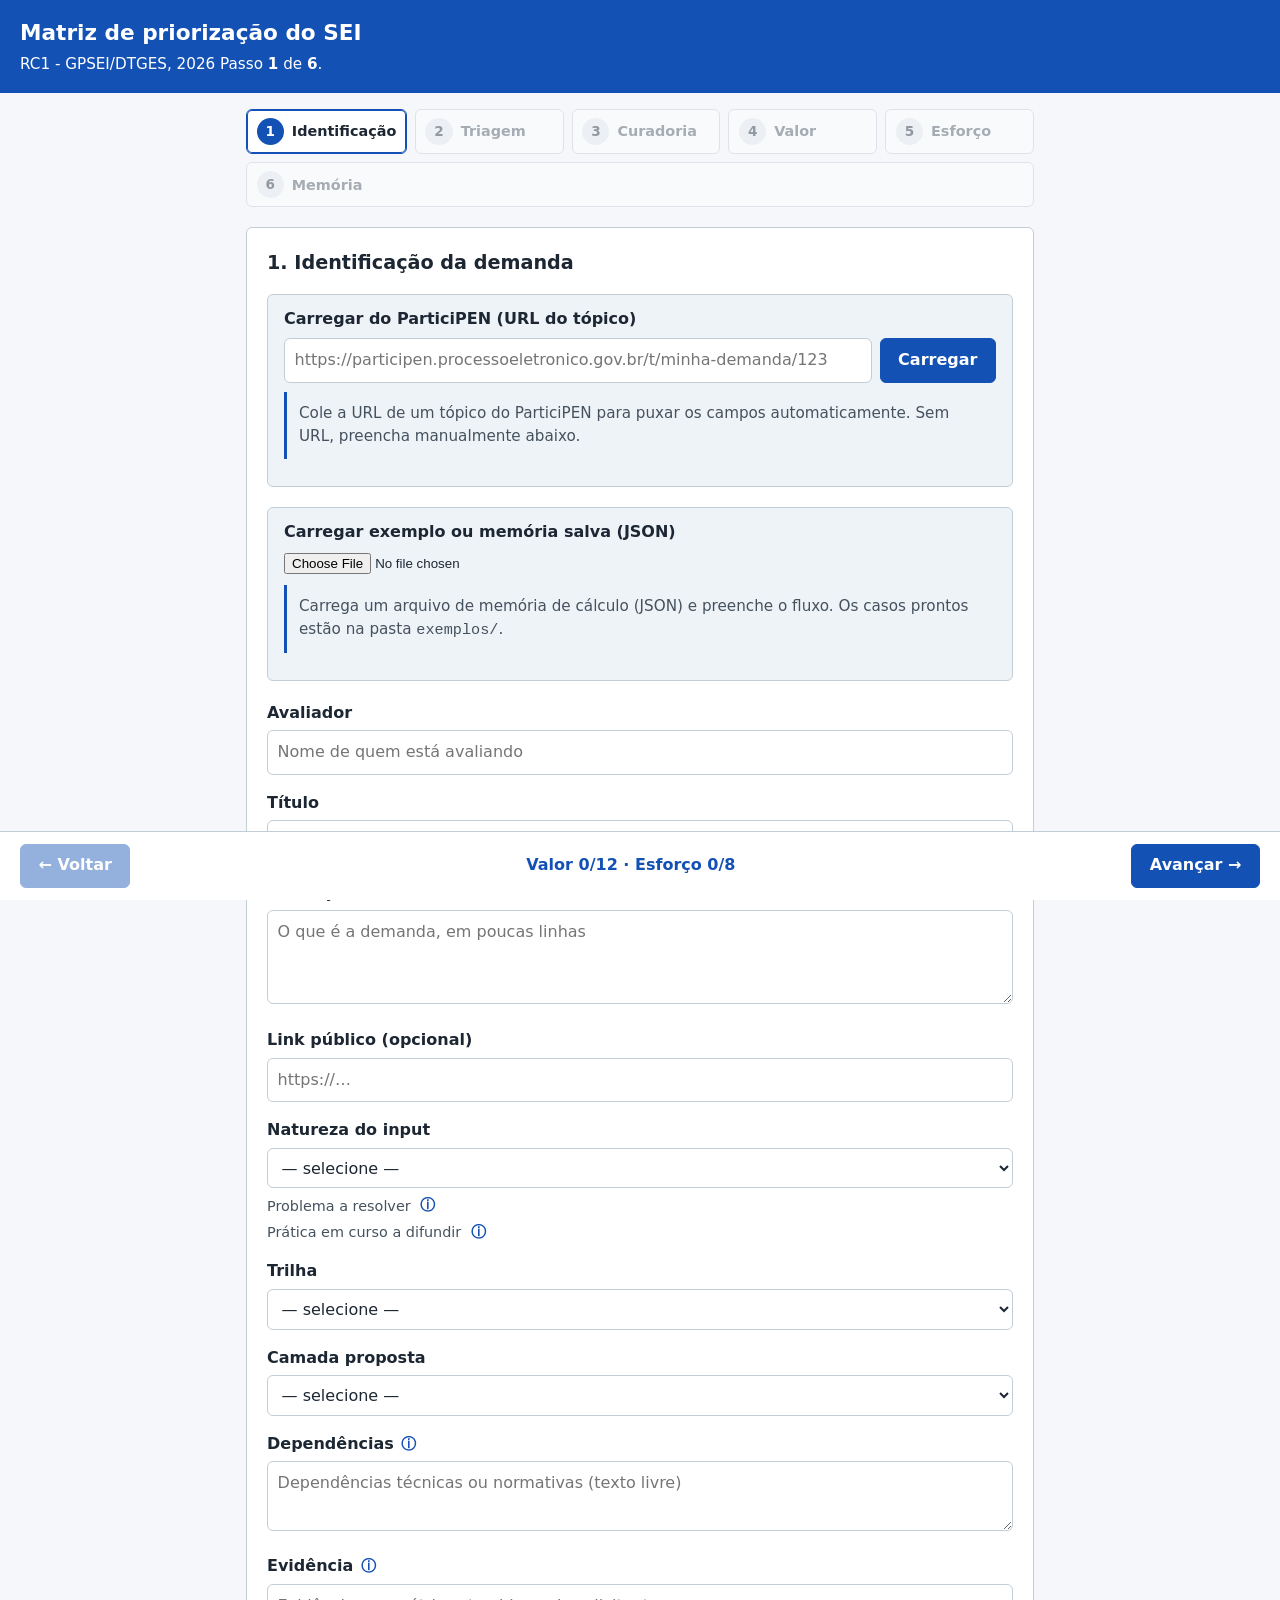
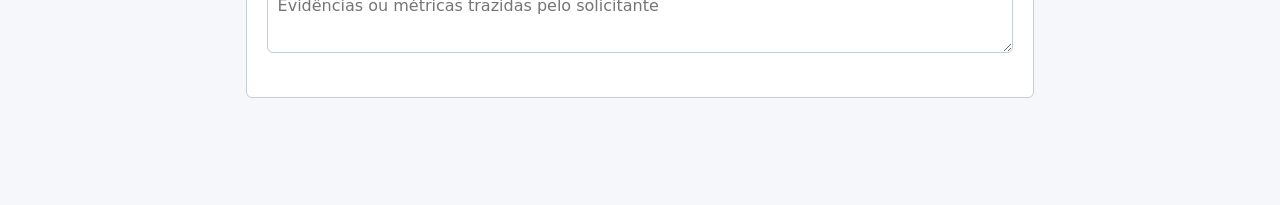
<file: index.html>
<!DOCTYPE html>
<html lang="pt-BR">
<head>
  <meta charset="UTF-8" />
  <meta name="viewport" content="width=device-width, initial-scale=1.0" />
  <title>Calculadora da matriz de priorização do SEI</title>
  <link rel="stylesheet" href="styles.css" />
</head>
<body>
  <header class="topo">
    <h1>Matriz de priorização do SEI</h1>
    <p class="subtitulo">
     RC1 - GPSEI/DTGES, 2026
      Passo <strong id="progresso-atual">1</strong> de
      <strong id="progresso-total">6</strong>.
    </p>
  </header>

  <!-- Indicador de passos: passo atual + concluídos. Volta a passos
       anteriores sem perder dados. Renderizado por app.js. -->
  <nav class="stepper" aria-label="Progresso dos passos">
    <ol id="stepper-lista"></ol>
  </nav>

  <main>
    <!-- ============================================================ -->
    <!-- PASSO 1 — Identificação da demanda                           -->
    <!-- ============================================================ -->
    <section class="passo" data-passo="0">
      <h2>1. Identificação da demanda</h2>

      <!-- Carregamento a partir de um tópico do ParticiPEN (Discourse) -->
      <div class="topico-loader">
        <label for="id-topico-url">Carregar do ParticiPEN (URL do tópico)</label>
        <div class="topico-linha">
          <input type="url" id="id-topico-url"
            placeholder="https://…/t/minha-demanda/123" />
          <button type="button" id="btn-carregar-topico">Carregar</button>
          <button type="button" id="btn-reextrair" class="secundario" hidden>Re-extrair</button>
        </div>
        <p id="topico-aviso" class="aviso" hidden role="status" aria-live="polite"></p>
        <p class="ajuda">
          Cole a URL de um tópico do ParticiPEN para puxar os campos
          automaticamente. Sem URL, preencha manualmente abaixo.
        </p>
      </div>

      <!-- Carregar um exemplo pronto ou uma memória de cálculo exportada -->
      <div class="topico-loader">
        <label for="id-exemplo-file">Carregar exemplo ou memória salva (JSON)</label>
        <input type="file" id="id-exemplo-file" accept="application/json,.json" />
        <p id="exemplo-aviso" class="aviso" role="status" aria-live="polite" hidden></p>
        <p class="ajuda">
          Carrega um arquivo de memória de cálculo (JSON) e preenche o fluxo.
          Os casos prontos estão na pasta <code>exemplos/</code>.
        </p>
      </div>

      <div class="campo">
        <label for="id-avaliador">Avaliador</label>
        <input type="text" id="id-avaliador" placeholder="Nome de quem está avaliando" />
      </div>

      <div class="campo">
        <label for="id-titulo">Título</label>
        <input type="text" id="id-titulo" placeholder="Título curto da demanda" />
      </div>

      <div class="campo">
        <label for="id-descricao">Descrição curta</label>
        <textarea id="id-descricao" rows="3"
          placeholder="O que é a demanda, em poucas linhas"></textarea>
      </div>

      <div class="campo">
        <label for="id-link">Link público (opcional)</label>
        <input type="url" id="id-link" placeholder="https://…" />
      </div>

      <div class="campo">
        <label for="id-natureza">Natureza do input</label>
        <select id="id-natureza"></select>
        <ul class="tooltip-opcoes" id="natureza-tips"></ul>
      </div>

      <div class="campo">
        <label for="id-trilha">Trilha</label>
        <select id="id-trilha"></select>
      </div>

      <div class="campo">
        <label for="id-camada">Camada proposta</label>
        <select id="id-camada"></select>
      </div>

      <div class="campo">
        <label for="id-dependencias">Dependências</label>
        <textarea id="id-dependencias" rows="2"
          placeholder="Dependências técnicas ou normativas (texto livre)"></textarea>
      </div>

      <div class="campo">
        <label for="id-evidencia">Evidência</label>
        <textarea id="id-evidencia" rows="2"
          placeholder="Evidências ou métricas trazidas pelo solicitante"></textarea>
      </div>
    </section>

    <!-- ============================================================ -->
    <!-- PASSO 2 — Triagem (ato vinculado / piso)                    -->
    <!-- ============================================================ -->
    <section class="passo" data-passo="1" hidden>
      <h2>2. Triagem — ato vinculado</h2>
      <p class="ajuda">
        O <strong>ato vinculado</strong> é uma obrigação normativa: a norma
        manda, sem juízo discricionário. Marque os gatilhos acionados — se
        qualquer um for marcado, a demanda fica fora da matriz discricionária
        (encaminhamento direto ao topo da fila), pulando a pontuação.
        <strong>Se não for ato vinculado, deixe tudo em branco e avance.</strong>
      </p>
      <div id="triagem-gatilhos" class="grupo-checkbox"></div>
      <p id="triagem-aviso" class="aviso alerta" role="status" aria-live="polite" hidden></p>
    </section>

    <!-- ============================================================ -->
    <!-- PASSO 3 — Curadoria de camada                                -->
    <!-- ============================================================ -->
    <section class="passo" data-passo="2" hidden>
      <h2>3. Curadoria de camada</h2>
      <p class="ajuda">
        Camada proposta no Passo 1:
        <strong id="curadoria-proposta">—</strong>.
        Confirme ou redirecione. A camada validada estabelece o piso da nota
        de Complexidade no Passo 4 (complexidade mínima plausível).
      </p>
      <div class="campo">
        <label for="curadoria-camada">Camada validada</label>
        <select id="curadoria-camada"></select>
        <ul class="tooltip-opcoes" id="camada-tips"></ul>
      </div>
    </section>

    <!-- ============================================================ -->
    <!-- PASSO 4 — Avaliação de valor (bloco Valor)                   -->
    <!-- ============================================================ -->
    <section class="passo" data-passo="3" hidden>
      <h2>4. Avaliação de valor</h2>
      <p class="ajuda">
        Quanto a demanda entrega de valor — <strong>ordena a fila</strong> (0–12).
        Escolha um descritor por critério. Subtotal:
        <strong id="subtotal-valor" class="score-live">0/12</strong>
      </p>
      <div id="criterios-valor"></div>
    </section>

    <!-- ============================================================ -->
    <!-- PASSO 5 — Avaliação de esforço (bloco Esforço de entrega)    -->
    <!-- ============================================================ -->
    <section class="passo" data-passo="4" hidden>
      <h2>5. Avaliação de esforço</h2>
      <p class="ajuda">
        O esforço e o risco de entrega — <strong>orientam o tratamento e
        desempatam</strong> (menor primeiro; 0–8): complexidade e risco de
        entrega. Subtotal:
        <strong id="subtotal-esforco" class="score-live">0/8</strong>
      </p>
      <div id="criterios-risco"></div>

      <!-- Override do piso de Complexidade (revelado quando a nota fica abaixo do piso) -->
      <div id="override-complexidade" class="override-box" hidden>
        <p id="override-alerta" class="aviso alerta" aria-live="polite"></p>
        <div class="campo">
          <label for="override-justificativa">
            Justificativa do override <span class="obrigatorio">(obrigatória)</span>
          </label>
          <textarea id="override-justificativa" rows="3"
            placeholder="Por que a complexidade real é menor do que o típico desta camada?"></textarea>
        </div>
        <p id="override-pendencia" class="ajuda" role="alert" hidden>
          Preencha a justificativa do override antes de avançar.
        </p>
      </div>
    </section>

    <!-- ============================================================ -->
    <!-- PASSO 6 — Memória de cálculo                                 -->
    <!-- ============================================================ -->
    <section class="passo" data-passo="5" hidden>
      <h2>6. Memória de cálculo</h2>

      <!-- Plotagem valor × esforço (no início do passo). Sob ato vinculado dá lugar ao card. -->
      <div id="plotagem-bloco">
        <h3 class="plotagem-titulo">Plotagem em quadrantes</h3>
        <div id="plotagem-svg" class="plotagem-svg" role="img"
             aria-label="Posição da demanda na matriz valor × esforço"></div>
        <p id="plotagem-nota" class="plotagem-nota">
          Linhas de corte: valor ≥ 6 alto, esforço ≥ 4 alto (convenção revisável).
        </p>
        <button type="button" id="btn-baixar-png" class="secundario">Baixar como PNG</button>
        <button type="button" id="btn-baixar-svg" class="secundario">Baixar como SVG</button>
      </div>
      <div id="plotagem-piso-card" class="piso-card" role="status" hidden></div>

      <p id="memoria-desfecho" class="aviso" role="status" aria-live="polite" hidden></p>

      <p class="ajuda">
        O texto abaixo (Markdown) é o formato do ParticiPEN — cole-o num tópico.
        <strong>Copiar para o Planner</strong> copia em formato rico (Microsoft),
        para colar direto num cartão do Planner; <strong>Baixar JSON</strong>
        guarda para arquivamento/processamento.
      </p>
      <div class="acoes-memoria">
        <button type="button" id="btn-copiar-planner">Copiar para o Planner</button>
        <button type="button" id="btn-baixar-json">Baixar JSON</button>
        <button type="button" id="btn-regenerar" class="secundario">Regenerar</button>
        <span id="copia-feedback" class="feedback" role="status"></span>
      </div>
      <textarea id="memoria-saida" rows="22" readonly
        aria-label="Memória de cálculo em Markdown"></textarea>
    </section>

    <!-- Pendências do passo atual (revelado ao tentar avançar sem preencher) -->
    <p id="validacao-aviso" class="aviso alerta validacao-aviso" role="alert" hidden></p>
  </main>

  <!-- Navegação fixa -->
  <footer class="rodape-nav">
    <button type="button" id="btn-voltar">← Voltar</button>
    <span class="score-rodape"><strong id="score-rodape">Valor 0/12 · Esforço 0/8</strong></span>
    <button type="button" id="btn-avancar">Avançar →</button>
  </footer>

  <script src="app.js"></script>
</body>
</html>
</file>
<file: styles.css>
/*
 * Calculadora da matriz de priorização do SEI — estilo (Iteração 6)
 * Foco: UX, acessibilidade (WCAG AA) e layout responsável até tablet.
 *
 * Paleta em variáveis CSS, com nomes neutros, para que o tema do Discourse
 * possa sobrescrever facilmente quando a calculadora for embarcada.
 */

:root {
  /* Cores (contraste verificado para WCAG AA — 4.5:1 em texto normal) */
  --cor-primaria: #1351b4;       /* azul gov.br */
  --cor-primaria-escura: #0c3a82;
  --cor-fundo: #f5f7fa;
  --cor-painel: #ffffff;
  --cor-texto: #1c2733;          /* ~13:1 sobre branco */
  --cor-texto-fraco: #45525e;    /* ~7:1 sobre branco */
  --cor-borda: #c2cdd6;
  --cor-ok: #176b38;             /* verde escuro — AA sobre fundo claro */
  --cor-ok-fundo: #e7f6ec;
  --cor-alerta: #9a3d00;         /* laranja escuro — AA sobre fundo claro */
  --cor-alerta-fundo: #fff3e8;
  --cor-info-fundo: #eef3f8;
  --cor-foco: #ffcd07;           /* anel de foco amarelo (alto contraste) */
  --raio: 6px;
}

* { box-sizing: border-box; }

html { font-size: 100%; } /* respeita o tamanho base do usuário */

body {
  margin: 0;
  font-family: system-ui, -apple-system, "Segoe UI", Roboto, Arial, sans-serif;
  font-size: 16px;               /* corpo nunca abaixo de 16px */
  color: var(--cor-texto);
  background: var(--cor-fundo);
  line-height: 1.55;
  padding-bottom: 88px;          /* espaço para o rodapé fixo */
}

/* --- Foco visível (geometria + cor, nunca só cor) --------------------- */
:focus-visible {
  outline: 3px solid var(--cor-primaria);
  outline-offset: 2px;
  border-radius: 2px;
}
/* Em superfícies azuis (botões preenchidos) o anel vira amarelo p/ contraste */
button:not(.secundario):not(.link):focus-visible {
  outline-color: var(--cor-foco);
}

/* --- Cabeçalho -------------------------------------------------------- */
.topo {
  background: var(--cor-primaria);
  color: #fff;
  padding: 1rem 1.25rem;
}
.topo h1 { margin: 0 0 .25rem; font-size: 1.35rem; }
.subtitulo { margin: 0; font-size: .95rem; }

/* --- Indicador de passos (stepper) ------------------------------------ */
.stepper { max-width: 820px; margin: 1rem auto 0; padding: 0 1rem; }
.stepper ol {
  list-style: none;
  display: flex;
  flex-wrap: wrap;
  gap: .5rem;
  margin: 0;
  padding: 0;
}
.stepper li { flex: 1 1 7rem; }
.stepper button {
  width: 100%;
  display: flex;
  align-items: center;
  gap: .5rem;
  text-align: left;
  background: var(--cor-painel);
  color: var(--cor-texto-fraco);
  border: 1px solid var(--cor-borda);
  border-radius: var(--raio);
  padding: .5rem .6rem;
  font-size: .9rem;
  font-weight: 600;
}
.stepper .passo-num {
  display: inline-flex;
  align-items: center;
  justify-content: center;
  width: 1.7rem;
  height: 1.7rem;
  flex-shrink: 0;
  border-radius: 50%;
  background: #e3e9ef;
  color: var(--cor-texto);
  font-size: .85rem;
  font-weight: 700;
}
.stepper li.completo .passo-num { background: var(--cor-ok); color: #fff; }
.stepper li.completo button { color: var(--cor-texto); }
.stepper li.atual button {
  color: var(--cor-texto);
  border-color: var(--cor-primaria);
  box-shadow: inset 0 0 0 1px var(--cor-primaria);
}
.stepper li.atual .passo-num { background: var(--cor-primaria); color: #fff; }
.stepper button[disabled] { cursor: default; }

/* --- Conteúdo --------------------------------------------------------- */
main {
  max-width: 820px;
  margin: 1.25rem auto;
  padding: 0 1rem;
}

.passo {
  background: var(--cor-painel);
  border: 1px solid var(--cor-borda);
  border-radius: var(--raio);
  padding: 1.25rem;
}
.passo h2 { margin-top: 0; font-size: 1.2rem; }

.ajuda {
  font-size: .95rem;
  color: var(--cor-texto-fraco);
  background: var(--cor-info-fundo);
  border-left: 3px solid var(--cor-primaria);
  padding: .6rem .75rem;
  border-radius: 0 var(--raio) var(--raio) 0;
}
.ajuda em { color: var(--cor-alerta); font-style: italic; }

/* --- Carregamento a partir de tópico do ParticiPEN (Passo 1) ---------- */
.topico-loader {
  border: 1px solid var(--cor-borda);
  border-radius: var(--raio);
  background: var(--cor-info-fundo);
  padding: .75rem 1rem;
  margin-bottom: 1.25rem;
}
.topico-loader > label {
  display: block;
  font-weight: 600;
  margin-bottom: .4rem;
}
.topico-linha {
  display: flex;
  flex-wrap: wrap;
  gap: .5rem;
}
.topico-linha input {
  flex: 1 1 16rem;
  min-width: 0;
  padding: .55rem .6rem;
  border: 1px solid var(--cor-borda);
  border-radius: var(--raio);
  font: inherit;
}
.topico-loader .ajuda { margin-top: .6rem; }
.topico-loader .aviso { margin-top: .6rem; }

/* --- Tooltips contextuais (ícone ⓘ + popover discreto) ---------------- */
.tip-wrap {
  position: relative;
  display: inline-flex;
  align-items: center;
}
/* O ícone é um <button>; reseta o estilo padrão de botão. */
.tip-icon {
  background: none;
  border: none;
  color: var(--cor-primaria);
  padding: 0 .15rem;
  margin-left: .3rem;
  font: inherit;
  font-size: .95rem;
  line-height: 1;
  font-weight: 700;
  cursor: help;
  border-radius: 50%;
}
.tip-icon:hover { background: none; color: var(--cor-primaria-escura); }
.tip-popover {
  position: absolute;
  top: calc(100% + 6px);
  left: 0;
  z-index: 60;
  width: max-content;
  max-width: 280px;
  padding: .6rem .7rem;
  background: var(--cor-painel);
  color: var(--cor-texto);
  border: 1px solid var(--cor-borda);
  border-radius: var(--raio);
  box-shadow: 0 4px 14px rgba(0, 0, 0, .18);
  font-size: .85rem;
  font-weight: 400;
  font-style: normal;
  line-height: 1.45;
  text-align: left;
  white-space: normal;
}
/* Lista de opções com tooltip (campos select: natureza, camada) */
.tooltip-opcoes {
  list-style: none;
  margin: .4rem 0 0;
  padding: 0;
  display: flex;
  flex-direction: column;
  gap: .25rem;
  font-size: .9rem;
  color: var(--cor-texto-fraco);
}
.tooltip-opcoes li {
  display: flex;
  align-items: center;
  gap: .15rem;
}

/* --- Campos de formulário --------------------------------------------- */
.campo { margin-bottom: 1rem; }
.campo label {
  display: block;
  font-weight: 600;
  margin-bottom: .3rem;
}
.campo input,
.campo textarea,
.campo select {
  width: 100%;
  padding: .55rem .6rem;
  border: 1px solid var(--cor-borda);
  border-radius: var(--raio);
  font: inherit;
  color: var(--cor-texto);
  background: #fff;
}
.campo textarea { resize: vertical; }

/* --- Checkboxes da triagem -------------------------------------------- */
.grupo-checkbox { display: grid; gap: .5rem; }
.checkbox-linha {
  display: flex;
  align-items: center;
  gap: .5rem;
  padding: .55rem .6rem;
  border: 1px solid var(--cor-borda);
  border-radius: var(--raio);
  cursor: pointer;
}
.checkbox-linha input { width: auto; }
.checkbox-linha:has(input:checked) {
  border-color: var(--cor-primaria);
  background: #eaf1fb;
}

/* --- Critérios e descritores ------------------------------------------ */
.criterio {
  border: 1px solid var(--cor-borda);
  border-radius: var(--raio);
  padding: .75rem 1rem 1rem;
  margin: 0 0 1rem;
}
.criterio legend {
  font-weight: 700;
  font-size: 1.05rem;
  padding: 0 .4rem;
}
.tag {
  font-weight: 600;
  font-size: .8rem;
  color: var(--cor-alerta);
  background: var(--cor-alerta-fundo);
  padding: .1rem .4rem;
  border-radius: 4px;
}
.criterio-descricao {
  margin: .25rem 0 .75rem;
  font-size: .95rem;
  color: var(--cor-texto-fraco);
}
/* Aspectos do Impacto institucional, em lista de bullets */
.criterio-aspectos {
  margin: .25rem 0 .75rem;
  padding-left: 1.4rem;
  font-size: .95rem;
  color: var(--cor-texto-fraco);
}
.criterio-aspectos li { margin: .15rem 0; }
/* Observações destacadas (caveats sobre o piso vinculado) */
.criterio-observacao {
  margin: .35rem 0;
  padding: .4rem .6rem;
  font-size: .9rem;
  font-style: italic;
  color: var(--cor-alerta);
  background: var(--cor-alerta-fundo);
  border-left: 3px solid var(--cor-alerta);
  border-radius: 0 var(--raio) var(--raio) 0;
}
/* Descritores visíveis por padrão (não dependem de hover) */
.descritor-linha {
  display: flex;
  align-items: flex-start;
  gap: .6rem;
  padding: .5rem;
  border-radius: var(--raio);
  cursor: pointer;
}
.descritor-linha:hover { background: #f0f4f9; }
.descritor-linha:has(input:checked) { background: #eaf1fb; }
.descritor-linha:has(input:focus-visible) {
  outline: 3px solid var(--cor-foco);
  outline-offset: 1px;
}
.descritor-linha input { margin-top: .2rem; }
.nota-badge {
  display: inline-flex;
  align-items: center;
  justify-content: center;
  min-width: 1.6rem;
  height: 1.6rem;
  background: var(--cor-primaria);
  color: #fff;
  border-radius: 50%;
  font-size: .85rem;
  font-weight: 700;
  flex-shrink: 0;
}
.descritor-texto { font-size: 1rem; }

/* Radios desabilitados (ex.: Core SEI fixa Complexidade) */
.descritor-linha input:disabled { cursor: not-allowed; }
.descritor-linha:has(input:disabled) { opacity: .6; cursor: not-allowed; }
.descritor-linha:has(input:disabled):hover { background: transparent; }

/* Notas abaixo do piso da camada (override possível) */
.descritor-linha.abaixo-piso { background: var(--cor-alerta-fundo); }
.descritor-linha.abaixo-piso .nota-badge { background: var(--cor-alerta); }

/* Nota de piso sob o critério de Complexidade */
.piso-nota {
  margin: .25rem 0 .6rem;
  padding: .45rem .6rem;
  font-size: .95rem;
  border-radius: var(--raio);
  background: var(--cor-info-fundo);
  color: var(--cor-texto-fraco);
  border-left: 3px solid var(--cor-primaria);
}
.piso-nota.fixa {
  background: var(--cor-alerta-fundo);
  color: var(--cor-alerta);
  border-left-color: var(--cor-alerta);
}

/* --- Blocos de critérios (Valor × Esforço de entrega) — Passo 4 -------- */
.bloco-criterios {
  border: 1px solid var(--cor-borda);
  border-radius: var(--raio);
  padding: .75rem 1rem 1rem;
  margin: 0 0 1.25rem;
  background: #fbfcfe;
}
.bloco-cabecalho { margin-bottom: .75rem; }
.bloco-titulo {
  display: flex;
  align-items: baseline;
  justify-content: space-between;
  gap: .75rem;
  margin: 0;
  font-size: 1.1rem;
  color: var(--cor-primaria);
  border-bottom: 2px solid var(--cor-primaria);
  padding-bottom: .3rem;
}
.bloco-subtotal {
  font-size: 1rem;
  font-weight: 700;
  color: var(--cor-primaria);
  white-space: nowrap;
}
.bloco-ajuda {
  margin: .4rem 0 0;
  font-size: .9rem;
  color: var(--cor-texto-fraco);
}
/* Dentro do bloco, os fieldsets de critério dispensam a moldura externa. */
.bloco-criterios .criterio {
  border: none;
  border-top: 1px solid var(--cor-borda);
  border-radius: 0;
  padding: .75rem .25rem 1rem;
  margin: 0;
}
.bloco-criterios .criterio:first-of-type { border-top: none; }

/* --- Plotagem em quadrantes (Passo 6) --------------------------------- */
.plotagem-titulo { margin: 1rem 0 .5rem; font-size: 1.1rem; }
.plotagem-svg {
  width: 100%;
  max-width: 620px;
  margin: 0 auto;
}
.plotagem-svg svg { width: 100%; height: auto; display: block; }
.plotagem-nota {
  margin: .4rem 0 .75rem;
  font-size: .85rem;
  font-style: italic;
  color: var(--cor-texto-fraco);
}

/* Card de ato vinculado (substitui a plotagem — sem posição no quadrante) */
.piso-card {
  margin: 1rem 0;
  padding: 1rem 1.25rem;
  border: 1px solid var(--cor-alerta);
  border-left: 5px solid var(--cor-alerta);
  border-radius: var(--raio);
  background: var(--cor-alerta-fundo);
  color: var(--cor-alerta);
  font-size: 1rem;
  line-height: 1.55;
}
.piso-card-sub {
  display: inline-block;
  margin-top: .4rem;
  font-weight: 600;
}

/* Caixa de override (revelada quando a nota fica abaixo do piso) */
.override-box {
  margin-top: 1rem;
  padding: .75rem 1rem;
  border: 1px solid var(--cor-alerta);
  border-radius: var(--raio);
  background: #fff9f3;
}
.obrigatorio { color: var(--cor-alerta); font-weight: 600; }

/* Botão-link usado nos atalhos de retomada do desfecho */
button.link {
  background: none;
  border: none;
  color: var(--cor-primaria);
  text-decoration: underline;
  padding: 0;
  font: inherit;
}
button.link:hover { color: var(--cor-primaria-escura); }

/* Soma em tempo real — proeminente */
.score-live {
  color: var(--cor-primaria);
  font-size: 1.15rem;
  font-weight: 700;
}

/* --- Painel de filtros (passo 5) -------------------------------------- */
.resumo-filtros { list-style: none; padding: 0; }
.resumo-filtros li { padding: .25rem 0; }

/* --- Avisos / mensagens (cor + ícone, no mesmo container, sem modal) -- */
.aviso {
  padding: .6rem .75rem;
  border-radius: var(--raio);
  font-size: .95rem;
}
.aviso::before {
  margin-right: .45rem;
  font-weight: 700;
}
.aviso.neutro { background: var(--cor-info-fundo); color: var(--cor-texto-fraco); }
.aviso.neutro::before { content: "ℹ"; color: var(--cor-primaria); }
.aviso.ok { background: var(--cor-ok-fundo); color: var(--cor-ok); }
.aviso.ok::before { content: "✓"; }
.aviso.alerta { background: var(--cor-alerta-fundo); color: var(--cor-alerta); }
.aviso.alerta::before { content: "⚠"; }

/* Pendências do passo (ao tentar avançar sem preencher os obrigatórios) */
.validacao-aviso { margin-top: 1rem; font-weight: 600; }

/* --- Memória de cálculo (passo 6) ------------------------------------- */
.acoes-memoria {
  display: flex;
  flex-wrap: wrap;
  align-items: center;
  gap: .75rem;
  margin-bottom: .6rem;
}
#memoria-saida {
  width: 100%;
  font-family: ui-monospace, "Cascadia Code", Consolas, monospace;
  font-size: .9rem;
  padding: .75rem;
  border: 1px solid var(--cor-borda);
  border-radius: var(--raio);
  background: #fbfcfe;
  color: var(--cor-texto);
}
.feedback { font-size: .95rem; color: var(--cor-ok); font-weight: 600; }

/* --- Botões ----------------------------------------------------------- */
button {
  font: inherit;
  cursor: pointer;
  padding: .55rem 1.1rem;
  border: 1px solid var(--cor-primaria);
  background: var(--cor-primaria);
  color: #fff;
  border-radius: var(--raio);
  font-weight: 600;
}
button:hover { background: var(--cor-primaria-escura); border-color: var(--cor-primaria-escura); }
button:disabled { opacity: .45; cursor: not-allowed; }
button.secundario {
  background: #fff;
  color: var(--cor-primaria);
}
button.secundario:hover { background: var(--cor-info-fundo); }

/* --- Rodapé de navegação fixo ----------------------------------------- */
.rodape-nav {
  position: fixed;
  bottom: 0;
  left: 0;
  right: 0;
  display: flex;
  align-items: center;
  justify-content: space-between;
  gap: 1rem;
  padding: .75rem 1.25rem;
  background: var(--cor-painel);
  border-top: 1px solid var(--cor-borda);
}
.score-rodape { font-size: .95rem; color: var(--cor-texto-fraco); text-align: center; }
.score-rodape strong { color: var(--cor-primaria); font-size: 1rem; font-weight: 700; }

/* --- Responsivo ------------------------------------------------------- */
/* Tablet (≤ 820px): passos do stepper ficam compactos, mas legíveis. */
@media (max-width: 820px) {
  .stepper li { flex: 1 1 5rem; }
  .stepper button { font-size: .82rem; padding: .45rem .5rem; }
}
/* Telas estreitas (não é foco, mas não pode quebrar) */
@media (max-width: 560px) {
  .stepper button .passo-rotulo { display: none; } /* mostra só o número */
  .rodape-nav { flex-wrap: wrap; gap: .5rem; }
}
</file>
